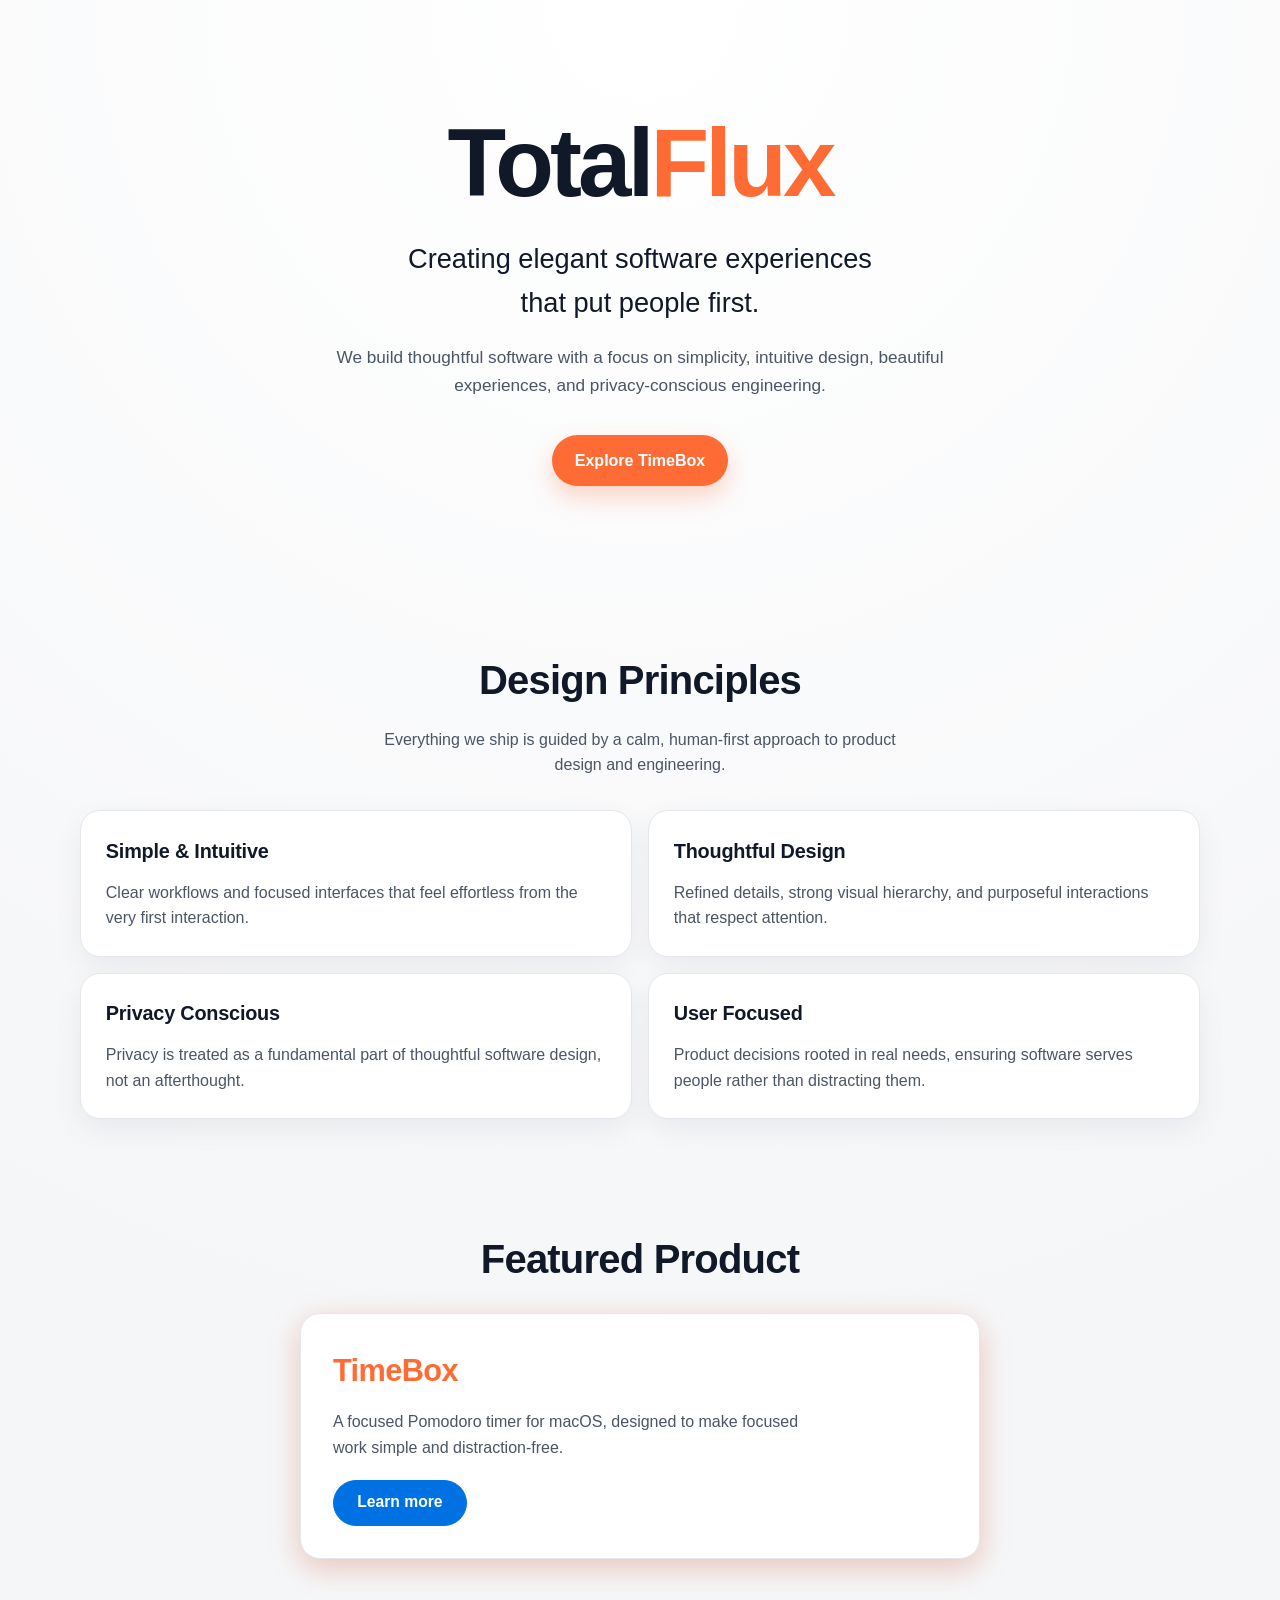
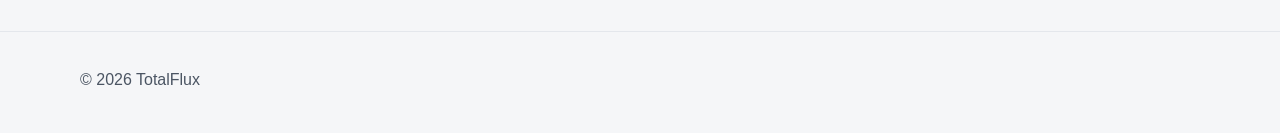
<file: index.html>
<!doctype html>
<html lang="en">
  <head>
    <meta charset="utf-8" />
    <meta name="viewport" content="width=device-width, initial-scale=1" />
    <title>TotalFlux | Elegant Software Studio</title>
    <meta
      name="description"
      content="TotalFlux builds thoughtful software with simplicity, intuitive design, beautiful experiences, and privacy-conscious engineering."
    />
    <link rel="icon" href="./favicon.ico" />
    <link rel="stylesheet" href="assets/style.css" />
  </head>
  <body class="home-page">
    <div class="page-shell">
      <header class="hero">
        <div class="container">
          <div class="hero-content hero-content--centered">
            <h1 class="hero-title">Total<span class="home-flux">Flux</span></h1>
            <p class="hero-tagline">
              Creating elegant software experiences that put people first.
            </p>
            <p class="hero-description">
              We build thoughtful software with a focus on simplicity, intuitive design,
              beautiful experiences, and privacy-conscious engineering.
            </p>
            <a class="button-primary" href="timebox/index.html">Explore TimeBox</a>
          </div>
        </div>
      </header>

      <main>
        <section class="section">
          <div class="container">
            <div class="section-heading section-heading--centered">
              <h2>Design Principles</h2>
              <p>
                Everything we ship is guided by a calm, human-first approach to product
                design and engineering.
              </p>
            </div>
            <div class="principles-grid">
              <article class="principle-card">
                <h3>Simple &amp; Intuitive</h3>
                <p>
                  Clear workflows and focused interfaces that feel effortless from the
                  very first interaction.
                </p>
              </article>
              <article class="principle-card">
                <h3>Thoughtful Design</h3>
                <p>
                  Refined details, strong visual hierarchy, and purposeful interactions
                  that respect attention.
                </p>
              </article>
              <article class="principle-card">
                <h3>Privacy Conscious</h3>
                <p>
                  Privacy is treated as a fundamental part of thoughtful software design,
                  not an afterthought.
                </p>
              </article>
              <article class="principle-card">
                <h3>User Focused</h3>
                <p>
                  Product decisions rooted in real needs, ensuring software serves people
                  rather than distracting them.
                </p>
              </article>
            </div>
          </div>
        </section>

        <section class="section section-products">
          <div class="container">
            <div class="section-heading section-heading--centered">
              <h2>Featured Product</h2>
            </div>
            <div class="products-layout">
              <article class="product-card">
                <h3>TimeBox</h3>
                <p>
                  A focused Pomodoro timer for macOS, designed to
                  make focused work simple and distraction-free.
                </p>
                <a class="product-link" href="timebox/index.html">Learn more</a>
              </article>
            </div>
          </div>
        </section>
      </main>

      <footer class="site-footer">
        <div class="container">
          <p>&copy; 2026 TotalFlux</p>
        </div>
      </footer>
    </div>
  </body>
</html>
</file>
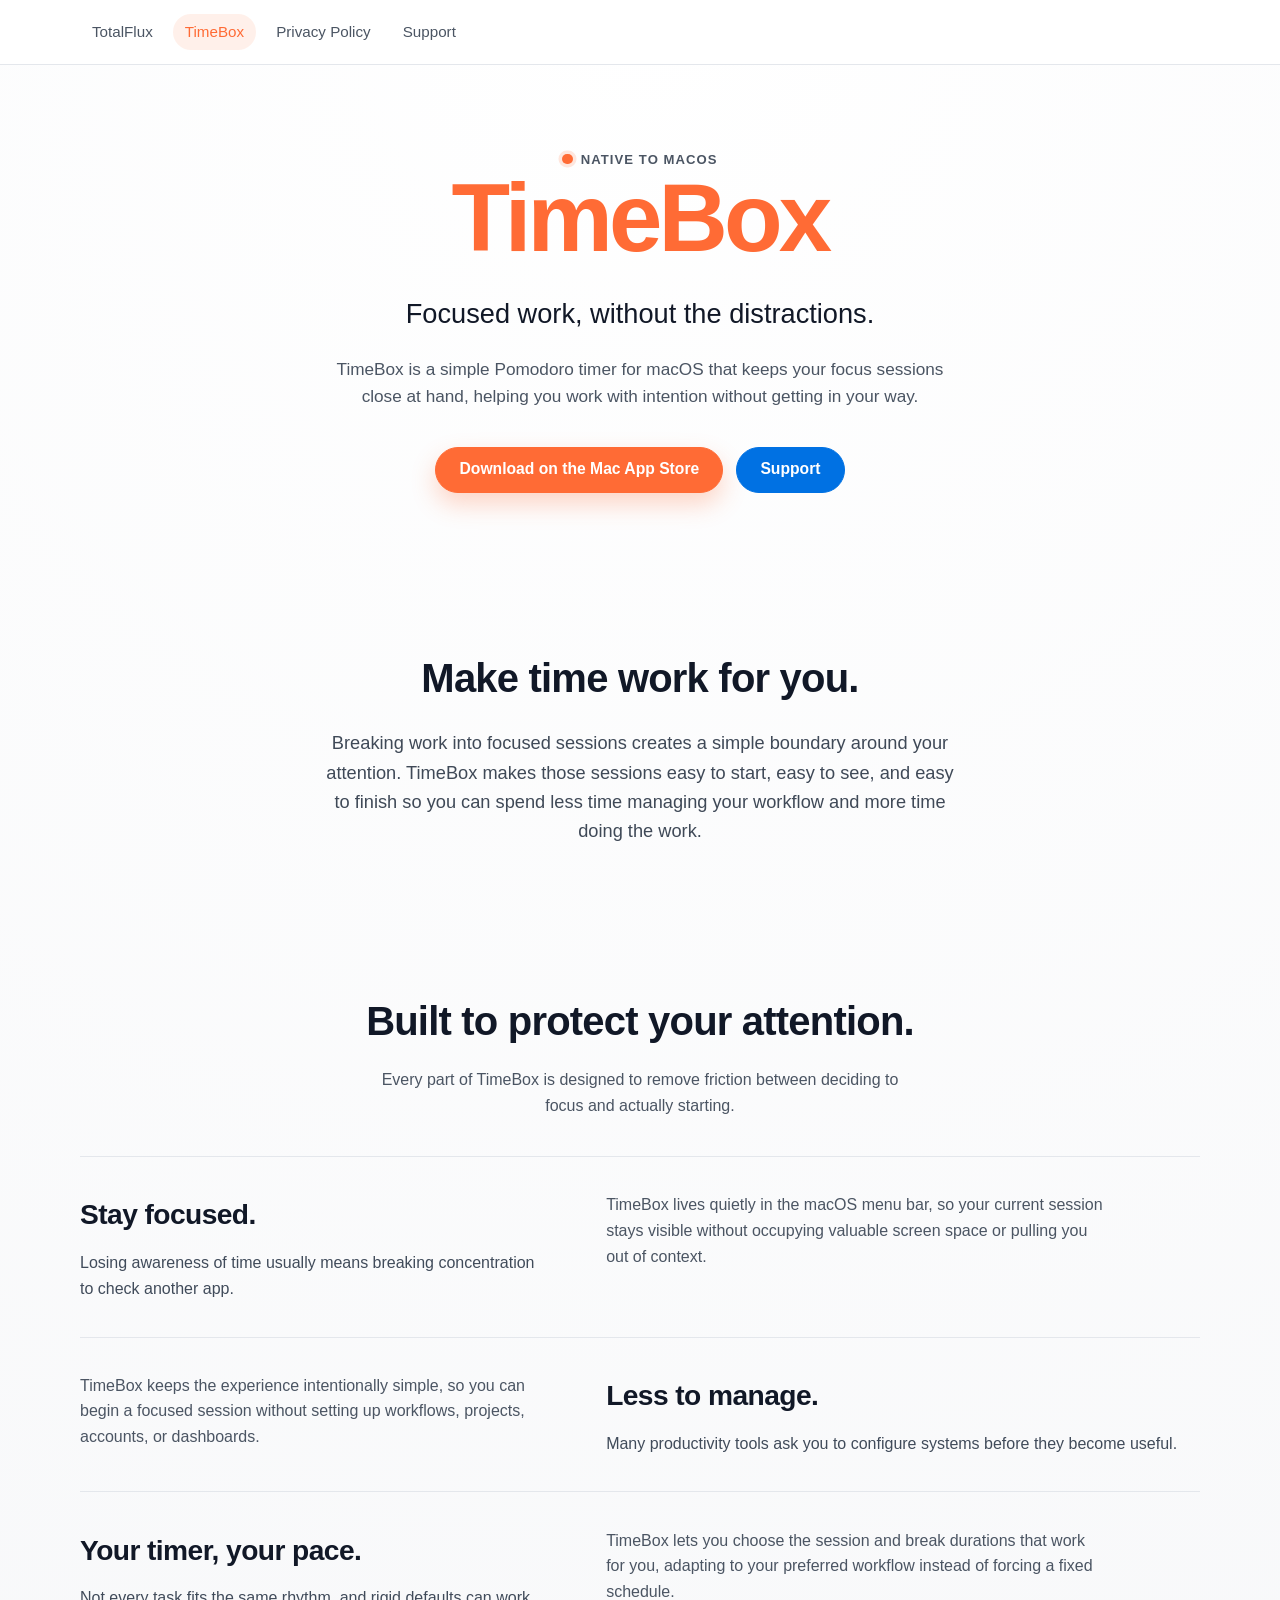
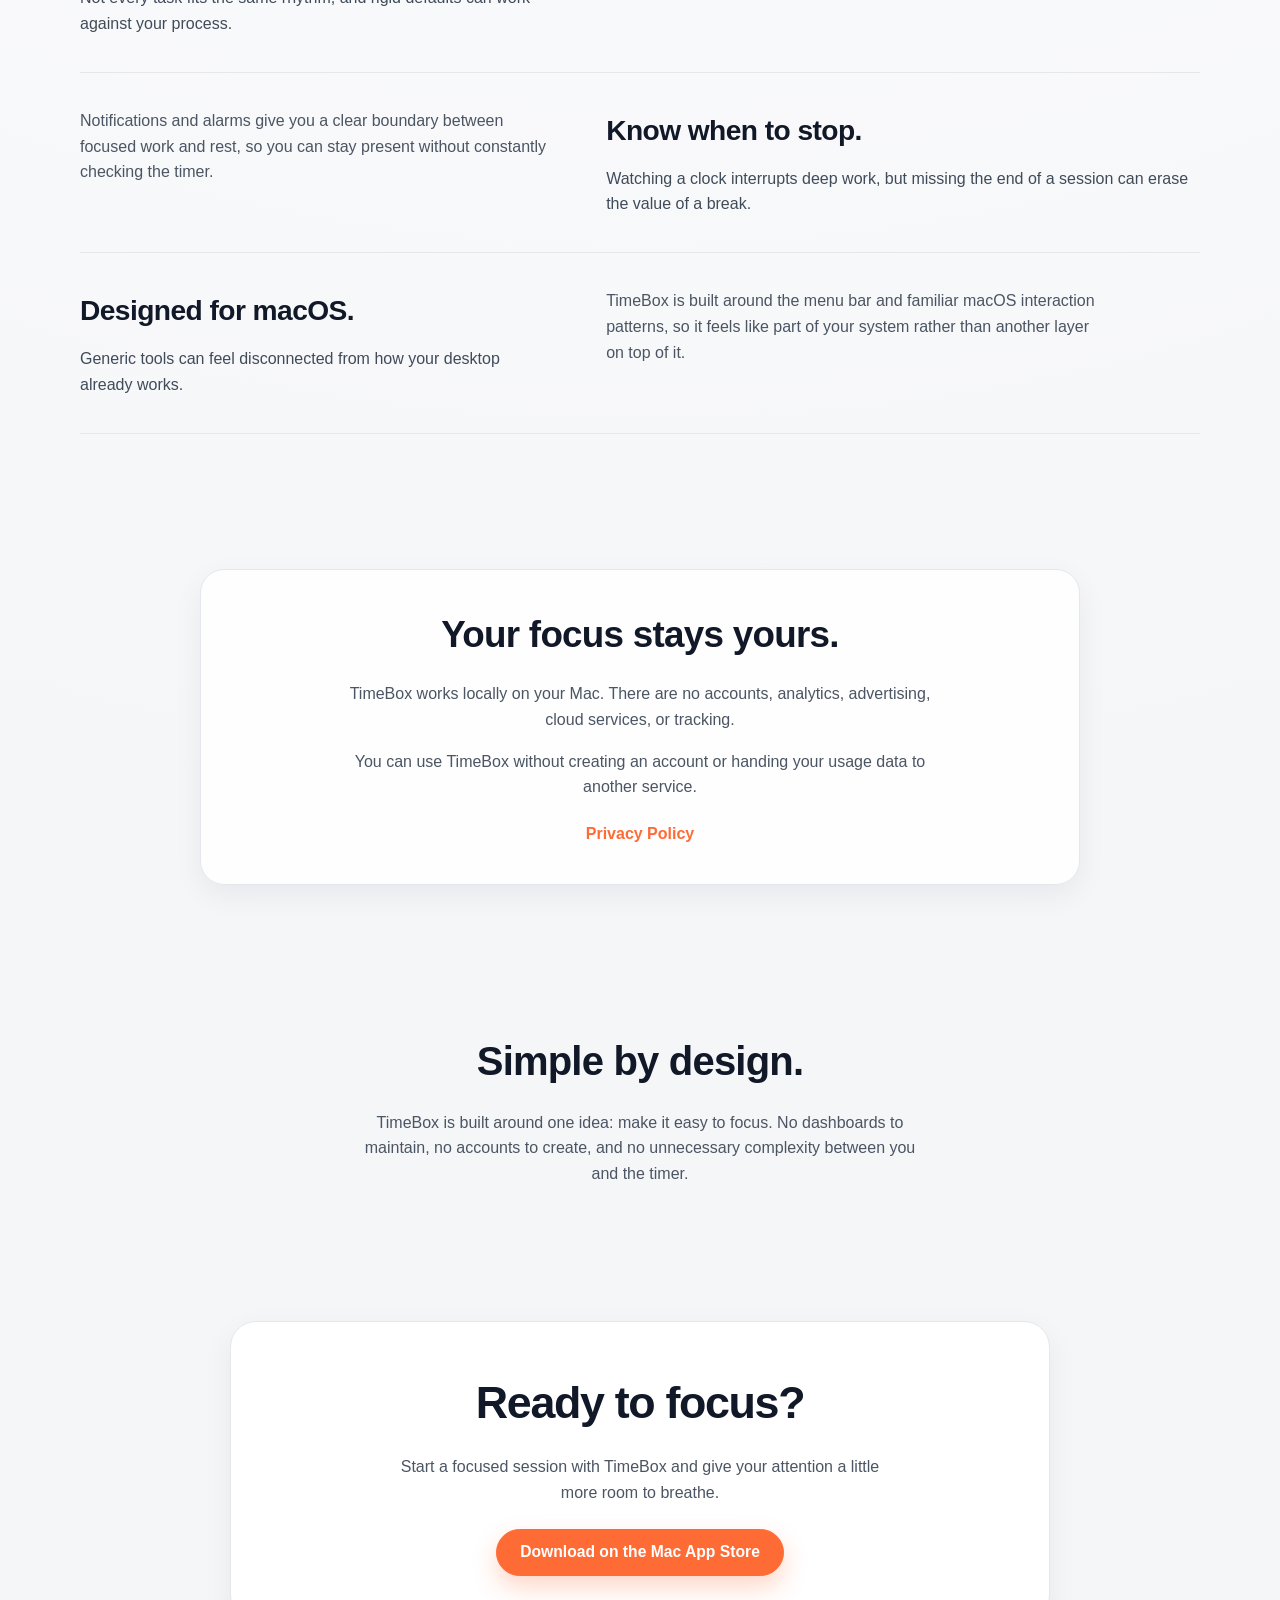
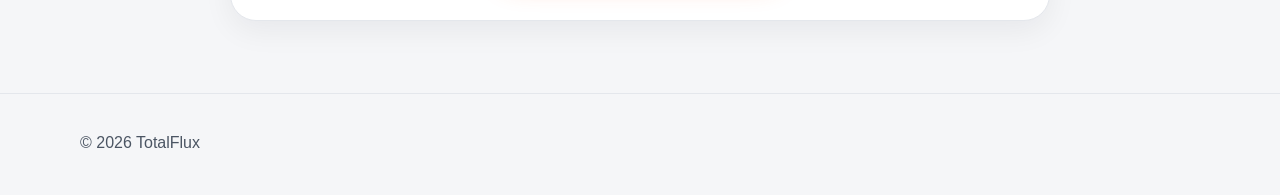
<file: timebox/index.html>
<!doctype html>
<html lang="en">
  <head>
    <meta charset="utf-8" />
    <meta name="viewport" content="width=device-width, initial-scale=1" />
    <title>TimeBox | Focused Work for macOS | TotalFlux</title>
    <meta
      name="description"
      content="TimeBox is a simple Pomodoro timer for macOS that helps you create focused work sessions and intentional breaks without extra complexity."
    />
    <link rel="icon" href="../favicon.ico" />
    <link rel="stylesheet" href="../assets/style.css" />
    <link rel="stylesheet" href="../assets/timebox.css" />
  </head>
  <body class="timebox-page">
    <div class="page-shell">
      <header class="timebox-header">
        <div class="container">
          <nav class="timebox-nav" aria-label="Primary">
            <ul class="timebox-nav-list">
              <li><a class="timebox-nav-link" href="../index.html">TotalFlux</a></li>
              <li>
                <a class="timebox-nav-link" href="index.html" aria-current="page">TimeBox</a>
              </li>
              <li>
                <a class="timebox-nav-link" href="privacy/index.html">Privacy Policy</a>
              </li>
              <li>
                <a class="timebox-nav-link" href="support/index.html">Support</a>
              </li>
            </ul>
          </nav>
        </div>
      </header>

      <main>
        <section class="hero timebox-hero" aria-labelledby="timebox-hero-title">
          <div class="container">
            <div class="hero-content timebox-hero-content hero-content--centered">
              <p class="timebox-kicker">Native to macOS</p>
              <h1 class="hero-title" id="timebox-hero-title">
                <span class="timebox-wordmark">TimeBox</span>
              </h1>
              <p class="hero-tagline">Focused work, without the distractions.</p>
              <p class="hero-description">
                TimeBox is a simple Pomodoro timer for macOS that keeps your focus sessions
                close at hand, helping you work with intention without getting in your way.
              </p>
              <div class="timebox-cta-row">
                <a class="button-primary timebox-button timebox-button--primary" href="https://apps.apple.com/app/id6805287426" target="_blank" rel="noopener">
                  Download on the Mac App Store
                </a>
                <a class="timebox-button timebox-button--secondary" href="support/index.html">
                  Support
                </a>
              </div>
            </div>
          </div>
        </section>

        <section class="section timebox-core-idea" aria-labelledby="core-idea-title">
          <div class="container">
            <div class="section-heading section-heading--centered">
              <h2 id="core-idea-title">Make time work for you.</h2>
              <p>
                Breaking work into focused sessions creates a simple boundary around your
                attention. TimeBox makes those sessions easy to start, easy to see, and easy
                to finish so you can spend less time managing your workflow and more time
                doing the work.
              </p>
            </div>
          </div>
        </section>

        <section class="section timebox-value" aria-labelledby="timebox-value-title">
          <div class="container">
            <div class="section-heading section-heading--centered">
              <h2 id="timebox-value-title">Built to protect your attention.</h2>
              <p>
                Every part of TimeBox is designed to remove friction between deciding to focus
                and actually starting.
              </p>
            </div>

            <div class="timebox-value-rows">
              <article class="timebox-value-row">
                <div class="timebox-value-intro">
                  <h3>Stay focused.</h3>
                  <p>
                    Losing awareness of time usually means breaking concentration to check
                    another app.
                  </p>
                </div>
                <p class="timebox-value-solution">
                  TimeBox lives quietly in the macOS menu bar, so your current session stays
                  visible without occupying valuable screen space or pulling you out of context.
                </p>
              </article>

              <article class="timebox-value-row">
                <div class="timebox-value-intro">
                  <h3>Less to manage.</h3>
                  <p>
                    Many productivity tools ask you to configure systems before they become
                    useful.
                  </p>
                </div>
                <p class="timebox-value-solution">
                  TimeBox keeps the experience intentionally simple, so you can begin a focused
                  session without setting up workflows, projects, accounts, or dashboards.
                </p>
              </article>

              <article class="timebox-value-row">
                <div class="timebox-value-intro">
                  <h3>Your timer, your pace.</h3>
                  <p>
                    Not every task fits the same rhythm, and rigid defaults can work against
                    your process.
                  </p>
                </div>
                <p class="timebox-value-solution">
                  TimeBox lets you choose the session and break durations that work for you,
                  adapting to your preferred workflow instead of forcing a fixed schedule.
                </p>
              </article>

              <article class="timebox-value-row">
                <div class="timebox-value-intro">
                  <h3>Know when to stop.</h3>
                  <p>
                    Watching a clock interrupts deep work, but missing the end of a session can
                    erase the value of a break.
                  </p>
                </div>
                <p class="timebox-value-solution">
                  Notifications and alarms give you a clear boundary between focused work and
                  rest, so you can stay present without constantly checking the timer.
                </p>
              </article>

              <article class="timebox-value-row">
                <div class="timebox-value-intro">
                  <h3>Designed for macOS.</h3>
                  <p>
                    Generic tools can feel disconnected from how your desktop already works.
                  </p>
                </div>
                <p class="timebox-value-solution">
                  TimeBox is built around the menu bar and familiar macOS interaction patterns,
                  so it feels like part of your system rather than another layer on top of it.
                </p>
              </article>
            </div>
          </div>
        </section>

        <section class="section timebox-privacy" aria-labelledby="timebox-privacy-title">
          <div class="container">
            <div class="timebox-privacy-panel">
              <h2 id="timebox-privacy-title">Your focus stays yours.</h2>
              <p>
                TimeBox works locally on your Mac. There are no accounts, analytics,
                advertising, cloud services, or tracking.
              </p>
              <p>
                You can use TimeBox without creating an account or handing your usage data to
                another service.
              </p>
              <a class="product-link timebox-privacy-link" href="privacy/index.html">
                Privacy Policy
              </a>
            </div>
          </div>
        </section>

        <section class="section timebox-simplicity" aria-labelledby="timebox-simplicity-title">
          <div class="container">
            <div class="section-heading section-heading--centered">
              <h2 id="timebox-simplicity-title">Simple by design.</h2>
              <p>
                TimeBox is built around one idea: make it easy to focus. No dashboards to
                maintain, no accounts to create, and no unnecessary complexity between you and
                the timer.
              </p>
            </div>
          </div>
        </section>

        <section class="section timebox-final-cta" aria-labelledby="timebox-final-cta-title">
          <div class="container">
            <div class="timebox-final-cta-panel">
              <h2 id="timebox-final-cta-title">Ready to focus?</h2>
              <p>
                Start a focused session with TimeBox and give your attention a little more room
                to breathe.
              </p>
              <a class="button-primary timebox-button timebox-button--primary" href="https://apps.apple.com/app/id6805287426" target="_blank" rel="noopener">
                Download on the Mac App Store
              </a>
            </div>
          </div>
        </section>
      </main>

      <footer class="site-footer">
        <div class="container">
          <p>&copy; 2026 TotalFlux</p>
        </div>
      </footer>
    </div>
  </body>
</html>
</file>
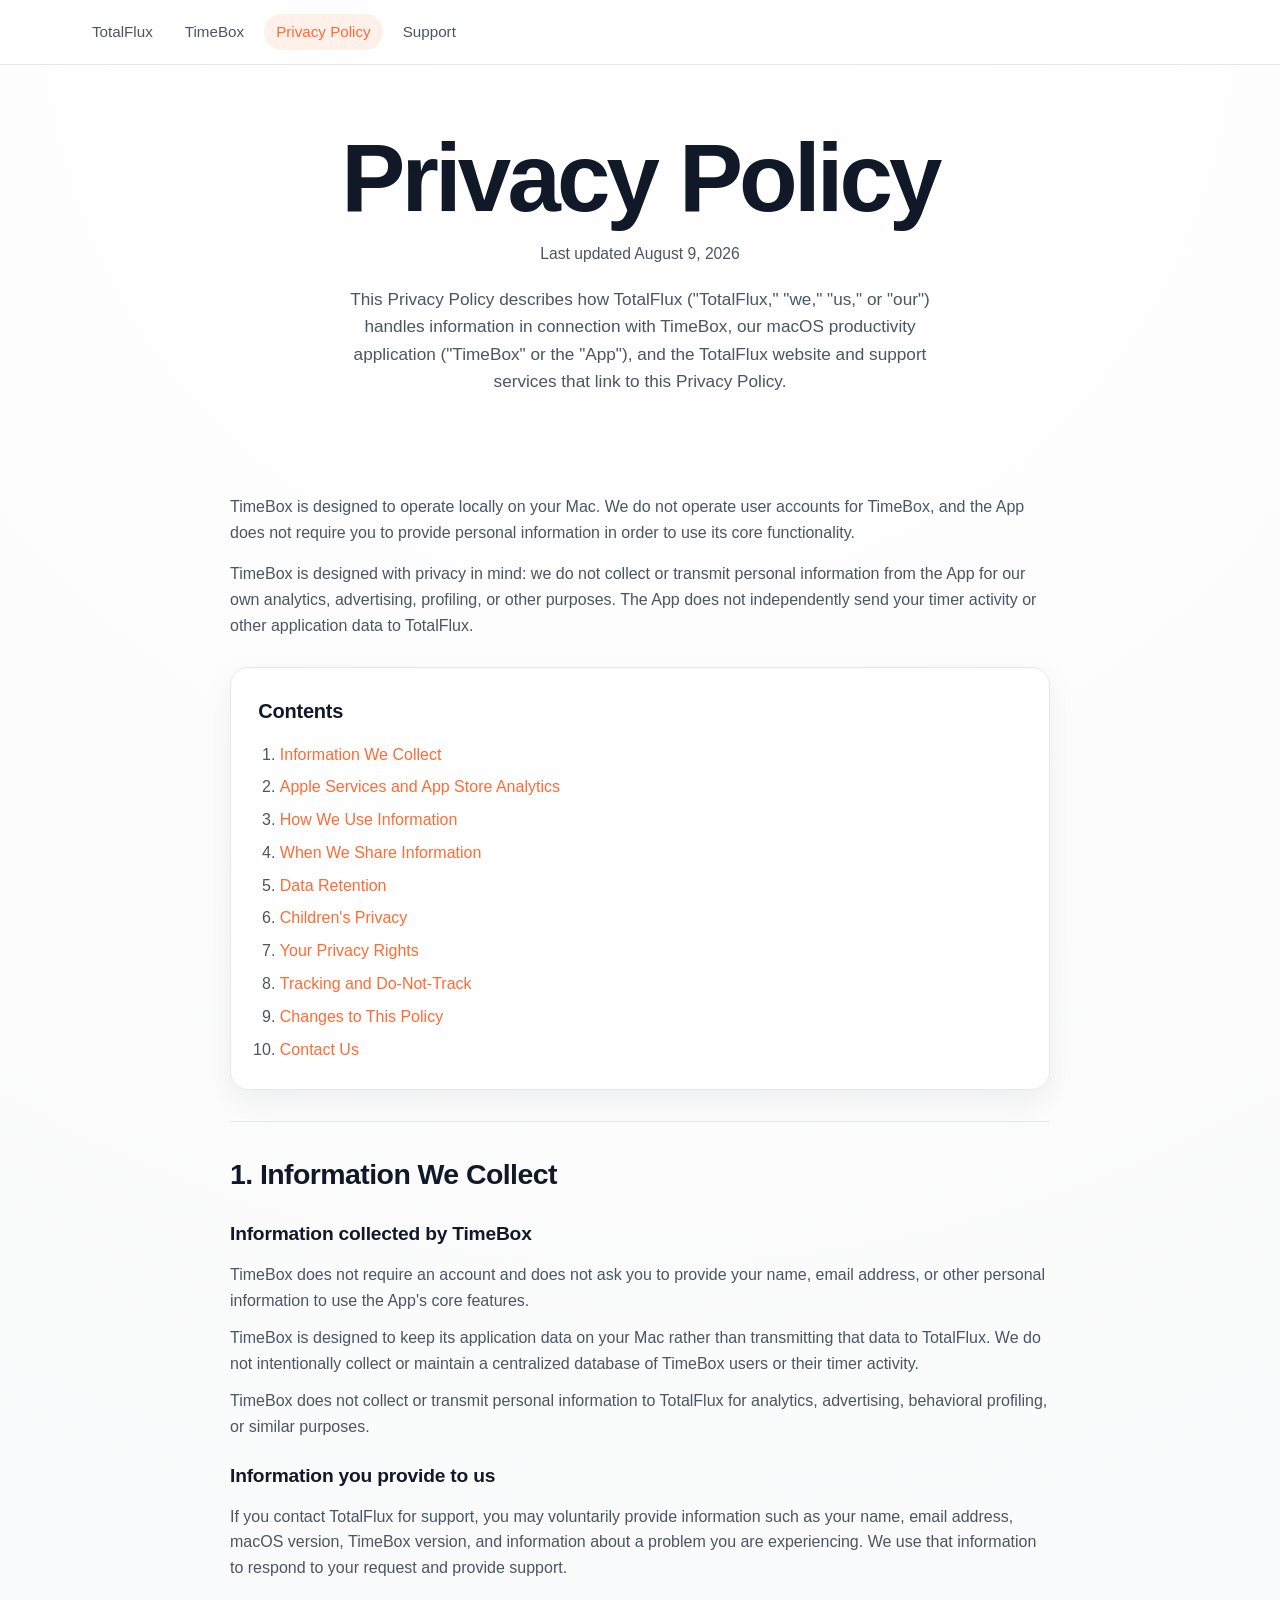
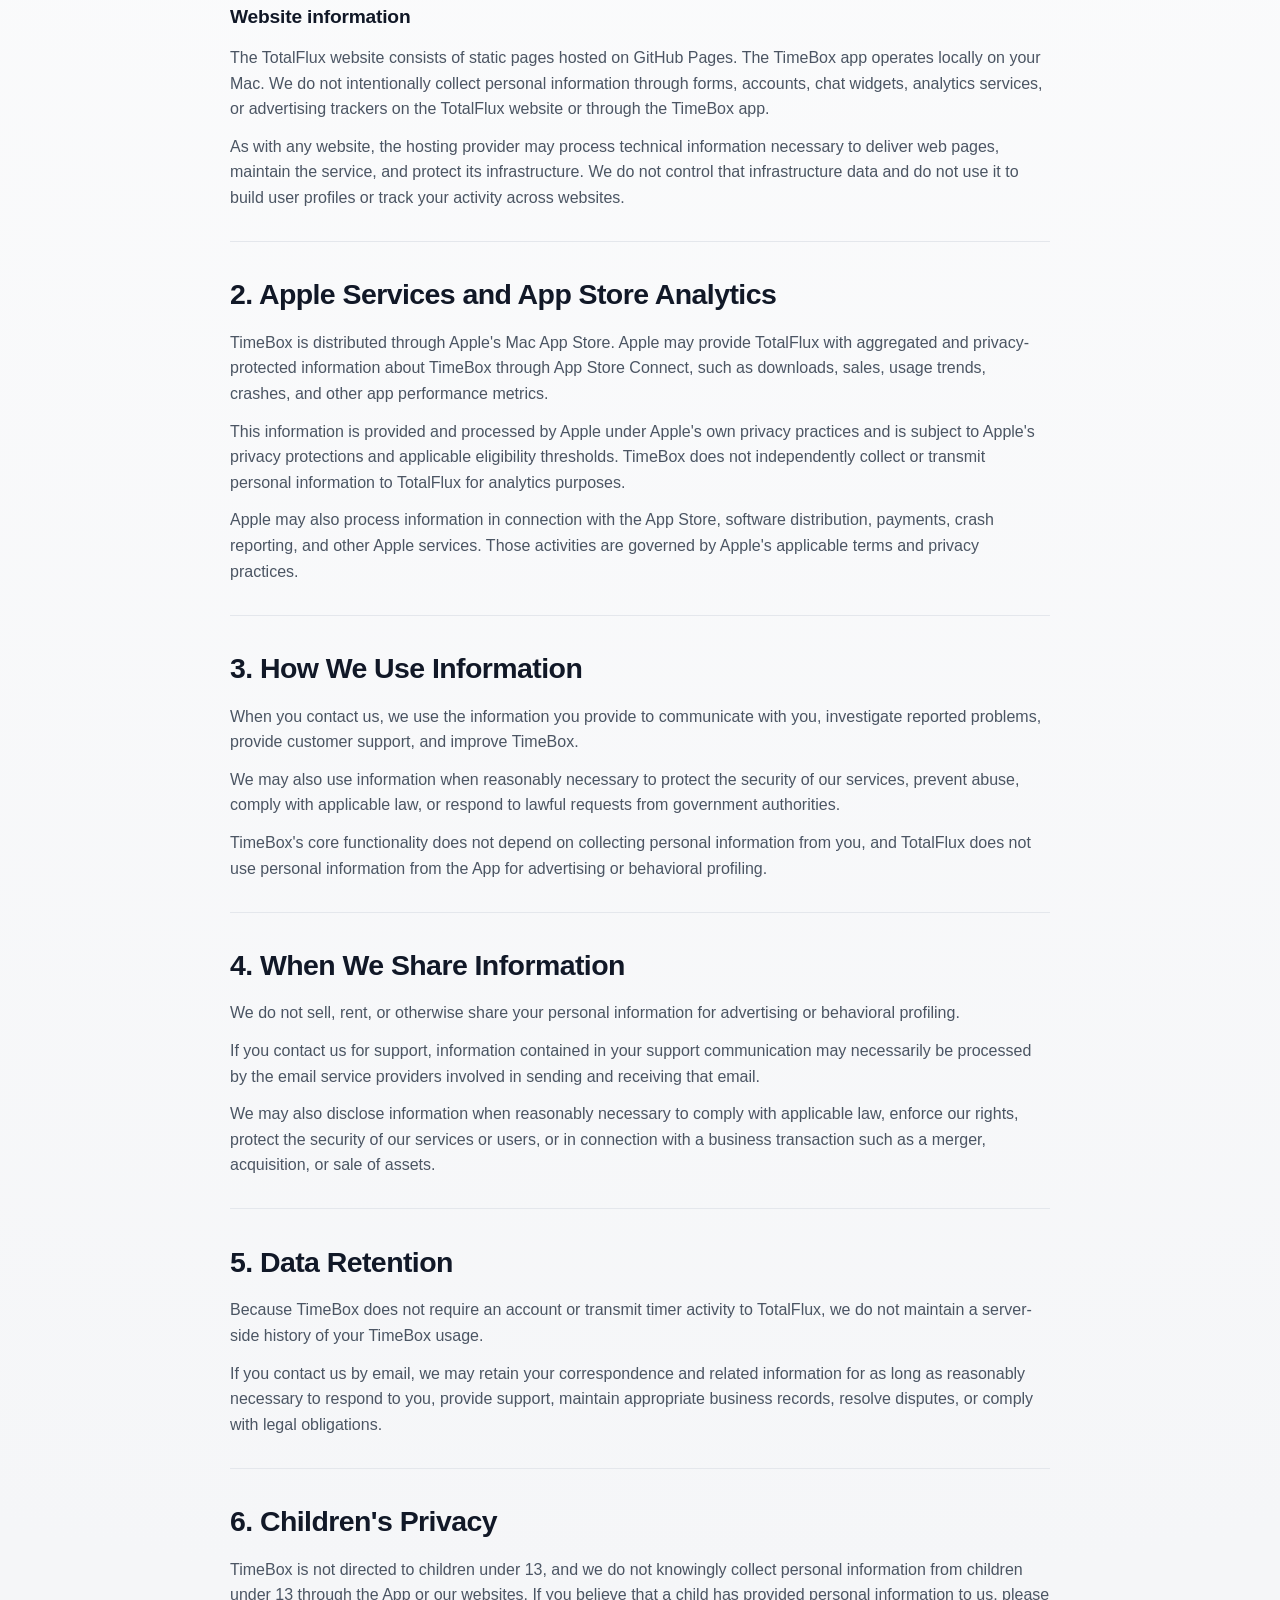
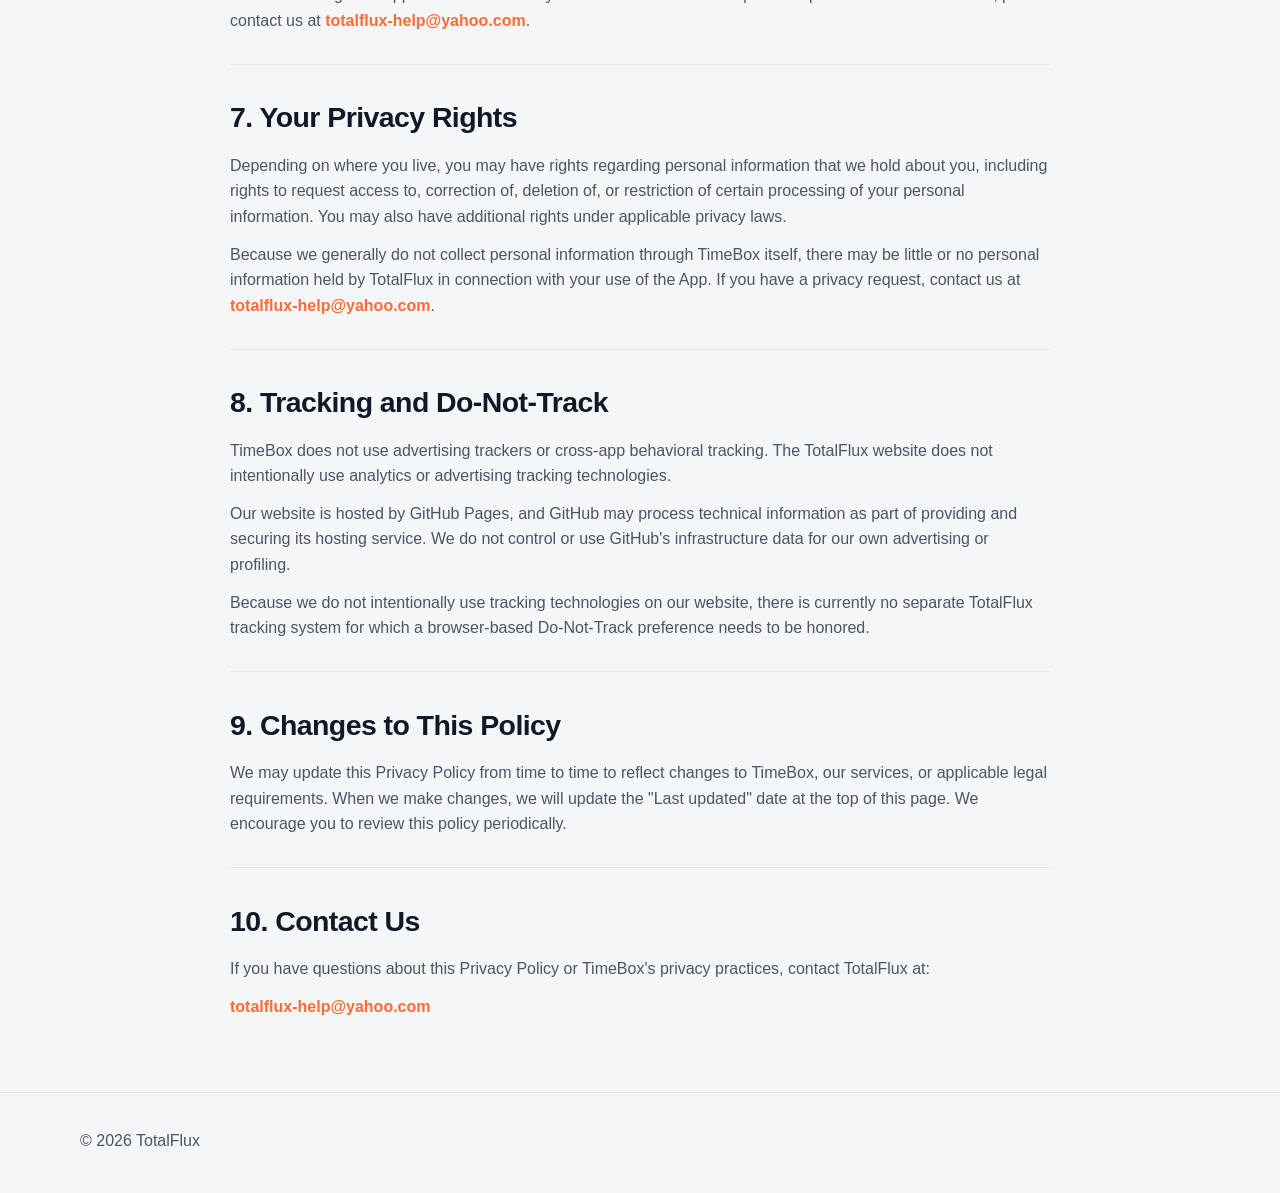
<file: timebox/privacy/index.html>
<!doctype html>
<html lang="en">
  <head>
    <meta charset="utf-8" />
    <meta name="viewport" content="width=device-width, initial-scale=1" />
    <title>TimeBox Privacy Policy — TotalFlux</title>
    <meta
      name="description"
      content="Read the official TimeBox Privacy Policy from TotalFlux."
    />
    <link rel="icon" href="../../favicon.ico" />
    <link rel="stylesheet" href="../../assets/style.css" />
    <link rel="stylesheet" href="../../assets/timebox.css" />
  </head>
  <body class="timebox-page timebox-privacy-page">
    <div class="page-shell">
      <header class="timebox-header">
        <div class="container">
          <nav class="timebox-nav" aria-label="Primary">
            <ul class="timebox-nav-list">
              <li><a class="timebox-nav-link" href="../../index.html">TotalFlux</a></li>
              <li><a class="timebox-nav-link" href="../index.html">TimeBox</a></li>
              <li>
                <a class="timebox-nav-link" href="./index.html" aria-current="page">
                  Privacy Policy
                </a>
              </li>
              <li><a class="timebox-nav-link" href="../support/index.html">Support</a></li>
            </ul>
          </nav>
        </div>
      </header>

      <main>
        <section class="hero timebox-hero timebox-privacy-hero" aria-labelledby="privacy-hero-title">
          <div class="container">
            <div class="hero-content timebox-hero-content hero-content--centered">
              <h1 class="hero-title" id="privacy-hero-title">Privacy Policy</h1>
              <p class="timebox-privacy-last-updated">Last updated August 9, 2026</p>
              <p class="hero-description">
                This Privacy Policy describes how TotalFlux ("TotalFlux," "we," "us," or "our")
                handles information in connection with TimeBox, our macOS productivity
                application ("TimeBox" or the "App"), and the TotalFlux website and support
                services that link to this Privacy Policy.
              </p>
            </div>
          </div>
        </section>

        <section class="section timebox-privacy-content">
          <div class="container">
            <article class="timebox-privacy-article">
              <p>
                TimeBox is designed to operate locally on your Mac. We do not operate user
                accounts for TimeBox, and the App does not require you to provide personal
                information in order to use its core functionality.
              </p>
              <p>
                TimeBox is designed with privacy in mind: we do not collect or transmit personal
                information from the App for our own analytics, advertising, profiling, or other
                purposes. The App does not independently send your timer activity or other
                application data to TotalFlux.
              </p>

              <nav class="timebox-privacy-toc" aria-label="Privacy policy contents">
                <h2>Contents</h2>
                <ol>
                  <li><a href="#information">Information We Collect</a></li>
                  <li><a href="#apple">Apple Services and App Store Analytics</a></li>
                  <li><a href="#use">How We Use Information</a></li>
                  <li><a href="#sharing">When We Share Information</a></li>
                  <li><a href="#retention">Data Retention</a></li>
                  <li><a href="#children">Children's Privacy</a></li>
                  <li><a href="#rights">Your Privacy Rights</a></li>
                  <li><a href="#tracking">Tracking and Do-Not-Track</a></li>
                  <li><a href="#updates">Changes to This Policy</a></li>
                  <li><a href="#contact">Contact Us</a></li>
                </ol>
              </nav>

              <section class="timebox-policy-section" id="information">
                <h2>1. Information We Collect</h2>
                <h3>Information collected by TimeBox</h3>
                <p>
                  TimeBox does not require an account and does not ask you to provide your name,
                  email address, or other personal information to use the App's core features.
                </p>
                <p>
                  TimeBox is designed to keep its application data on your Mac rather than
                  transmitting that data to TotalFlux. We do not intentionally collect or maintain
                  a centralized database of TimeBox users or their timer activity.
                </p>
                <p>
                  TimeBox does not collect or transmit personal information to TotalFlux for
                  analytics, advertising, behavioral profiling, or similar purposes.
                </p>

                <h3>Information you provide to us</h3>
                <p>
                  If you contact TotalFlux for support, you may voluntarily provide information
                  such as your name, email address, macOS version, TimeBox version, and
                  information about a problem you are experiencing. We use that information to
                  respond to your request and provide support.
                </p>

                <h3>Website information</h3>
                <p>
                  The TotalFlux website consists of static pages hosted on GitHub Pages.
                  The TimeBox app operates locally on your Mac. We do not intentionally
                  collect personal information through forms, accounts, chat widgets,
                  analytics services, or advertising trackers on the TotalFlux website
                  or through the TimeBox app.
                </p>
                <p>
                  As with any website, the hosting provider may process technical information
                  necessary to deliver web pages, maintain the service, and protect its
                  infrastructure. We do not control that infrastructure data and do not use it to
                  build user profiles or track your activity across websites.
                </p>
              </section>

              <section class="timebox-policy-section" id="apple">
                <h2>2. Apple Services and App Store Analytics</h2>
                <p>
                  TimeBox is distributed through Apple's Mac App Store. Apple may provide
                  TotalFlux with aggregated and privacy-protected information about TimeBox through
                  App Store Connect, such as downloads, sales, usage trends, crashes, and other
                  app performance metrics.
                </p>
                <p>
                  This information is provided and processed by Apple under Apple's own privacy
                  practices and is subject to Apple's privacy protections and applicable
                  eligibility thresholds. TimeBox does not independently collect or transmit
                  personal information to TotalFlux for analytics purposes.
                </p>
                <p>
                  Apple may also process information in connection with the App Store, software
                  distribution, payments, crash reporting, and other Apple services. Those
                  activities are governed by Apple's applicable terms and privacy practices.
                </p>
              </section>

              <section class="timebox-policy-section" id="use">
                <h2>3. How We Use Information</h2>
                <p>
                  When you contact us, we use the information you provide to communicate with you,
                  investigate reported problems, provide customer support, and improve TimeBox.
                </p>
                <p>
                  We may also use information when reasonably necessary to protect the security of
                  our services, prevent abuse, comply with applicable law, or respond to lawful
                  requests from government authorities.
                </p>
                <p>
                  TimeBox's core functionality does not depend on collecting personal information
                  from you, and TotalFlux does not use personal information from the App for
                  advertising or behavioral profiling.
                </p>
              </section>

              <section class="timebox-policy-section" id="sharing">
                <h2>4. When We Share Information</h2>
                <p>
                  We do not sell, rent, or otherwise share your personal information for
                  advertising or behavioral profiling.
                </p>
                <p>
                  If you contact us for support, information contained in your support
                  communication may necessarily be processed by the email service providers
                  involved in sending and receiving that email.
                </p>
                <p>
                  We may also disclose information when reasonably necessary to comply with
                  applicable law, enforce our rights, protect the security of our services or
                  users, or in connection with a business transaction such as a merger,
                  acquisition, or sale of assets.
                </p>
              </section>

              <section class="timebox-policy-section" id="retention">
                <h2>5. Data Retention</h2>
                <p>
                  Because TimeBox does not require an account or transmit timer activity to
                  TotalFlux, we do not maintain a server-side history of your TimeBox usage.
                </p>
                <p>
                  If you contact us by email, we may retain your correspondence and related
                  information for as long as reasonably necessary to respond to you, provide
                  support, maintain appropriate business records, resolve disputes, or comply with
                  legal obligations.
                </p>
              </section>

              <section class="timebox-policy-section" id="children">
                <h2>6. Children's Privacy</h2>
                <p>
                  TimeBox is not directed to children under 13, and we do not knowingly collect
                  personal information from children under 13 through the App or our websites. If
                  you believe that a child has provided personal information to us, please contact
                  us at
                  <a class="timebox-privacy-inline-link" href="mailto:totalflux-help@yahoo.com">totalflux-help@yahoo.com</a>.
                </p>
              </section>

              <section class="timebox-policy-section" id="rights">
                <h2>7. Your Privacy Rights</h2>
                <p>
                  Depending on where you live, you may have rights regarding personal information
                  that we hold about you, including rights to request access to, correction of,
                  deletion of, or restriction of certain processing of your personal information.
                  You may also have additional rights under applicable privacy laws.
                </p>
                <p>
                  Because we generally do not collect personal information through TimeBox itself,
                  there may be little or no personal information held by TotalFlux in connection
                  with your use of the App. If you have a privacy request, contact us at
                  <a class="timebox-privacy-inline-link" href="mailto:totalflux-help@yahoo.com">totalflux-help@yahoo.com</a>.
                </p>
              </section>

              <section class="timebox-policy-section" id="tracking">
                <h2>8. Tracking and Do-Not-Track</h2>
                <p>
                  TimeBox does not use advertising trackers or cross-app behavioral tracking. The
                  TotalFlux website does not intentionally use analytics or advertising
                  tracking technologies.
                </p>
                <p>
                  Our website is hosted by GitHub Pages, and GitHub may process technical
                  information as part of providing and securing its hosting service. We do not
                  control or use GitHub's infrastructure data for our own advertising or profiling.
                </p>
                <p>
                  Because we do not intentionally use tracking technologies on our website, there
                  is currently no separate TotalFlux tracking system for which a browser-based
                  Do-Not-Track preference needs to be honored.
                </p>
              </section>

              <section class="timebox-policy-section" id="updates">
                <h2>9. Changes to This Policy</h2>
                <p>
                  We may update this Privacy Policy from time to time to reflect changes to
                  TimeBox, our services, or applicable legal requirements. When we make changes, we
                  will update the "Last updated" date at the top of this page. We encourage you to
                  review this policy periodically.
                </p>
              </section>

              <section class="timebox-policy-section" id="contact">
                <h2>10. Contact Us</h2>
                <p>
                  If you have questions about this Privacy Policy or TimeBox's privacy practices,
                  contact TotalFlux at:
                </p>
                <p>
                  <a class="timebox-privacy-email-link" href="mailto:totalflux-help@yahoo.com">
                    totalflux-help@yahoo.com
                  </a>
                </p>
              </section>
            </article>
          </div>
        </section>
      </main>

      <footer class="site-footer">
        <div class="container">
          <p>&copy; 2026 TotalFlux</p>
        </div>
      </footer>
    </div>
  </body>
</html>
</file>
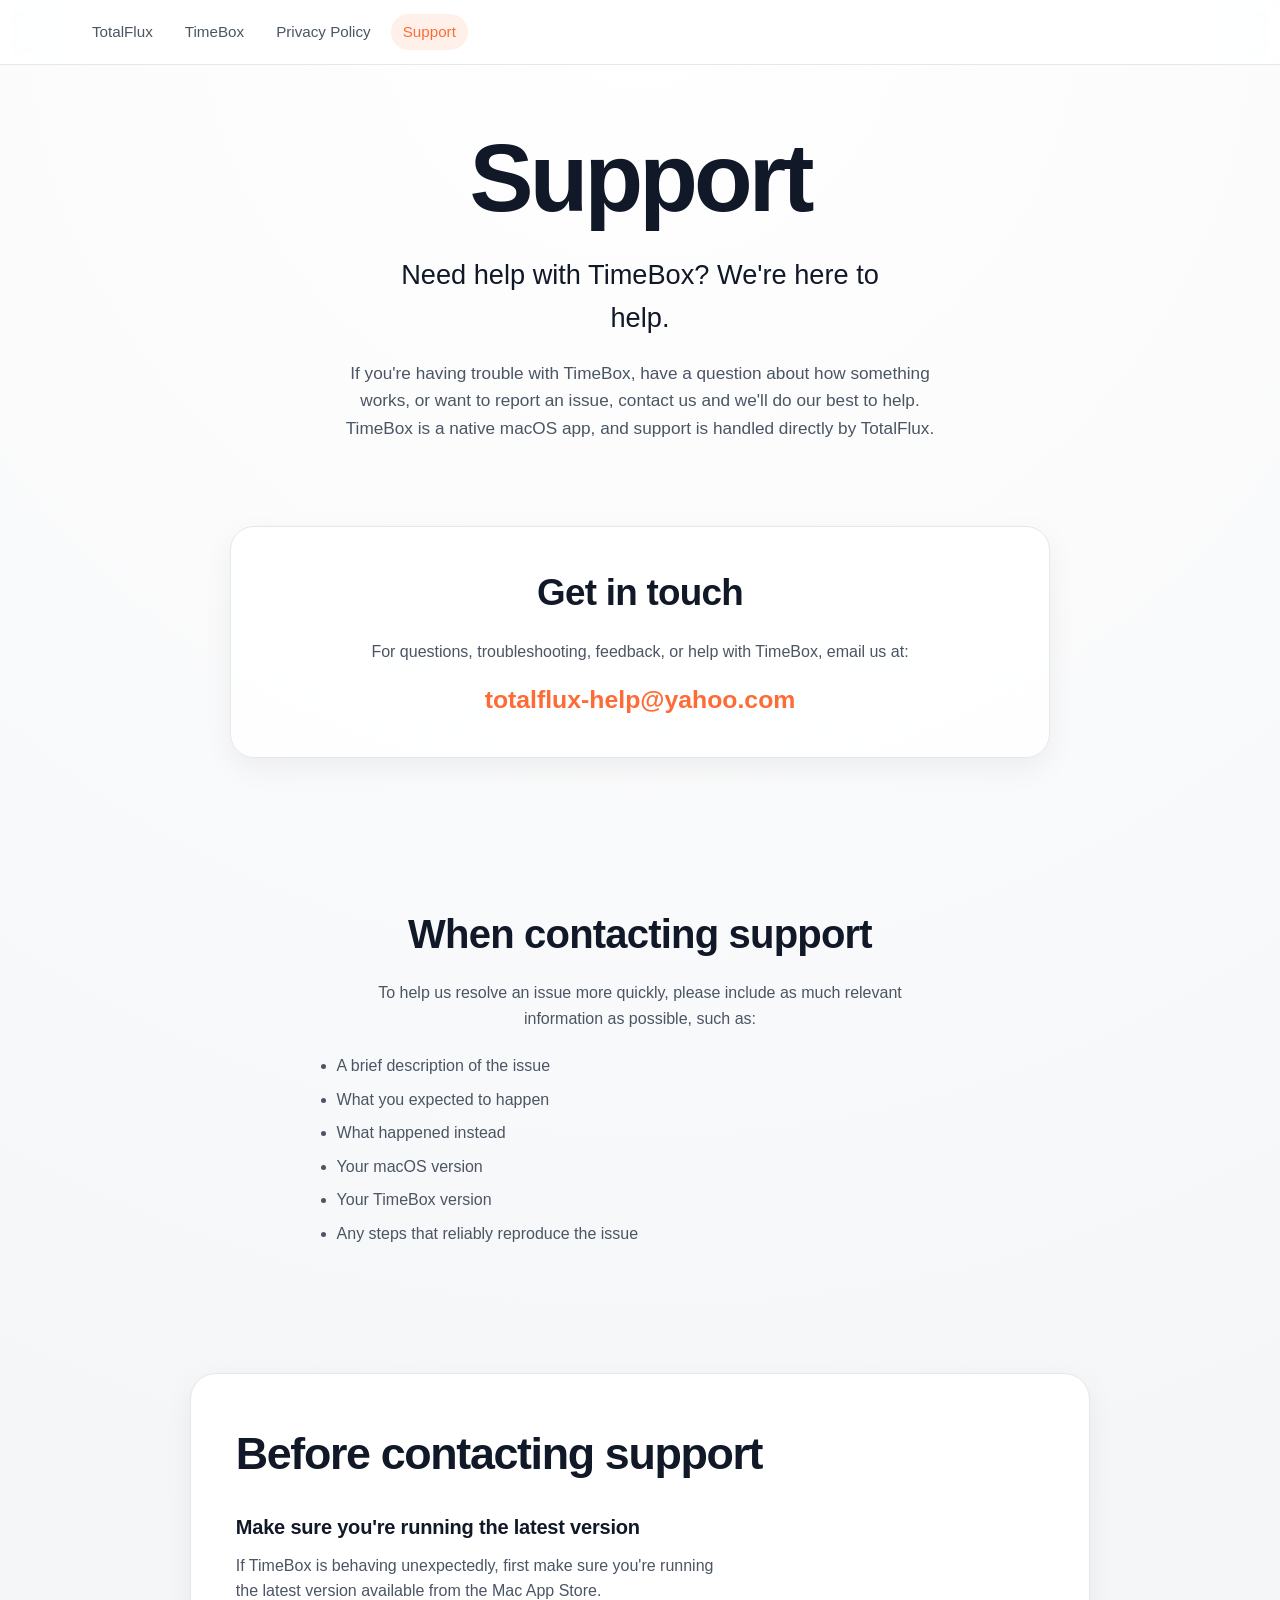
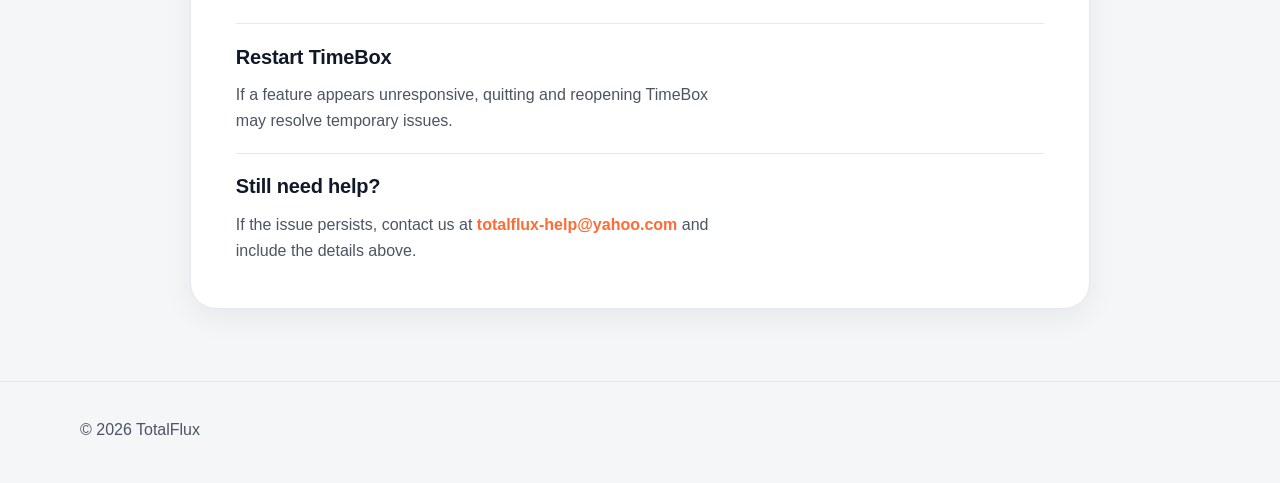
<file: timebox/support/index.html>
<!doctype html>
<html lang="en">
  <head>
    <meta charset="utf-8" />
    <meta name="viewport" content="width=device-width, initial-scale=1" />
    <title>TimeBox Support — TotalFlux</title>
    <meta
      name="description"
      content="Get help with TimeBox, the focused Pomodoro timer for macOS from TotalFlux."
    />
    <link rel="icon" href="../../favicon.ico" />
    <link rel="stylesheet" href="../../assets/style.css" />
    <link rel="stylesheet" href="../../assets/timebox.css" />
  </head>
  <body class="timebox-page timebox-support-page">
    <div class="page-shell">
      <header class="timebox-header">
        <div class="container">
          <nav class="timebox-nav" aria-label="Primary">
            <ul class="timebox-nav-list">
              <li><a class="timebox-nav-link" href="../../index.html">TotalFlux</a></li>
              <li><a class="timebox-nav-link" href="../index.html">TimeBox</a></li>
              <li><a class="timebox-nav-link" href="../privacy/index.html">Privacy Policy</a></li>
              <li><a class="timebox-nav-link" href="./index.html" aria-current="page">Support</a></li>
            </ul>
          </nav>
        </div>
      </header>

      <main>
        <section class="hero timebox-hero timebox-support-hero" aria-labelledby="support-hero-title">
          <div class="container">
            <div class="hero-content timebox-hero-content hero-content--centered">
              <h1 class="hero-title" id="support-hero-title">Support</h1>
              <p class="hero-tagline">Need help with TimeBox? We&apos;re here to help.</p>
              <p class="hero-description">
                If you&apos;re having trouble with TimeBox, have a question about how something
                works, or want to report an issue, contact us and we&apos;ll do our best to help.
                TimeBox is a native macOS app, and support is handled directly by TotalFlux.
              </p>
            </div>
          </div>
        </section>

        <section class="section timebox-support-contact" aria-labelledby="support-contact-title">
          <div class="container">
            <article class="timebox-privacy-panel timebox-support-card">
              <h2 id="support-contact-title">Get in touch</h2>
              <p>
                For questions, troubleshooting, feedback, or help with TimeBox, email us at:
              </p>
              <p class="timebox-support-email-wrap">
                <a class="product-link timebox-support-email-link" href="mailto:totalflux-help@yahoo.com">
                  totalflux-help@yahoo.com
                </a>
              </p>
            </article>
          </div>
        </section>

        <section class="section timebox-support-guidance" aria-labelledby="support-guidance-title">
          <div class="container">
            <div class="section-heading section-heading--centered">
              <h2 id="support-guidance-title">When contacting support</h2>
              <p>
                To help us resolve an issue more quickly, please include as much relevant
                information as possible, such as:
              </p>
            </div>
            <ul class="timebox-support-list">
              <li>A brief description of the issue</li>
              <li>What you expected to happen</li>
              <li>What happened instead</li>
              <li>Your macOS version</li>
              <li>Your TimeBox version</li>
              <li>Any steps that reliably reproduce the issue</li>
            </ul>
          </div>
        </section>

        <section class="section timebox-support-before" aria-labelledby="support-before-title">
          <div class="container">
            <div class="timebox-final-cta-panel timebox-support-before-panel">
              <h2 id="support-before-title">Before contacting support</h2>
              <div class="timebox-support-notes">
                <article>
                  <h3>Make sure you&apos;re running the latest version</h3>
                  <p>
                    If TimeBox is behaving unexpectedly, first make sure you&apos;re running the
                    latest version available from the Mac App Store.
                  </p>
                </article>
                <article>
                  <h3>Restart TimeBox</h3>
                  <p>
                    If a feature appears unresponsive, quitting and reopening TimeBox may
                    resolve temporary issues.
                  </p>
                </article>
                <article>
                  <h3>Still need help?</h3>
                  <p>
                    If the issue persists, contact us at
                    <a class="product-link timebox-support-inline-email" href="mailto:totalflux-help@yahoo.com">
                      totalflux-help@yahoo.com
                    </a>
                    and include the details above.
                  </p>
                </article>
              </div>
            </div>
          </div>
        </section>
      </main>

      <footer class="site-footer">
        <div class="container">
          <p>&copy; 2026 TotalFlux</p>
        </div>
      </footer>
    </div>
  </body>
</html>
</file>
<file: assets/style.css>
:root {
  --font-sans: -apple-system, BlinkMacSystemFont, "SF Pro Text", "SF Pro Display",
    "Segoe UI", Roboto, "Helvetica Neue", Arial, sans-serif;
  --color-background: #f5f6f8;
  --color-surface: #ffffff;
  --color-border: #e4e7ec;
  --color-text-primary: #111827;
  --color-text-secondary: #4b5563;
  --color-accent: #111111;
  --color-accent-hover: #2a2a2a;
  --color-action-blue: #0071E3;
  --color-action-blue-hover: #0068D7;
  --radius-card: 20px;
  --radius-button: 999px;
  --shadow-soft: 0 10px 30px rgba(17, 24, 39, 0.06);
  --shadow-hover: 0 18px 36px rgba(17, 24, 39, 0.1);
  --transition-base: 240ms ease;
  --max-content-width: 1120px;
}

*,
*::before,
*::after {
  box-sizing: border-box;
}

html,
body {
  margin: 0;
  padding: 0;
}

body {
  font-family: var(--font-sans);
  color: var(--color-text-primary);
  background: radial-gradient(circle at top, #ffffff 0%, var(--color-background) 72%);
  line-height: 1.6;
  text-rendering: optimizeLegibility;
  -webkit-font-smoothing: antialiased;
}

.page-shell {
  min-height: 100vh;
  display: flex;
  flex-direction: column;
}

.container {
  width: min(var(--max-content-width), calc(100% - 3rem));
  margin: 0 auto;
}

.hero {
  padding: clamp(5rem, 13vh, 9rem) 0 clamp(4rem, 10vh, 7rem);
}

.hero-content {
  max-width: 760px;
}

.hero-content--centered {
  margin: 0 auto;
  text-align: center;
}

.hero-content--centered .hero-tagline,
.hero-content--centered .hero-description {
  margin-inline: auto;
}

.hero-title {
  margin: 0;
  font-size: clamp(3.15rem, 8vw, 6rem);
  font-weight: 620;
  letter-spacing: -0.04em;
  line-height: 0.96;
}

.hero-tagline {
  margin: 1.75rem 0 0;
  font-size: clamp(1.2rem, 2.2vw, 1.7rem);
  color: var(--color-text-primary);
  max-width: 34ch;
}

.hero-description {
  margin: 1.25rem 0 0;
  max-width: 65ch;
  font-size: 1.075rem;
  color: var(--color-text-secondary);
}

.button-primary {
  margin-top: 2.25rem;
  display: inline-flex;
  align-items: center;
  justify-content: center;
  padding: 0.8rem 1.45rem;
  border-radius: var(--radius-button);
  background: var(--color-accent);
  color: #ffffff;
  text-decoration: none;
  font-weight: 560;
  transition: background-color var(--transition-base),
    transform var(--transition-base), box-shadow var(--transition-base);
  box-shadow: 0 10px 20px rgba(17, 24, 39, 0.12);
}

.button-primary:hover,
.button-primary:focus-visible {
  background: var(--color-accent-hover);
  transform: translateY(-1px);
  box-shadow: 0 14px 22px rgba(17, 24, 39, 0.16);
}

.section {
  padding: clamp(3.4rem, 8vh, 5rem) 0;
}

.section-heading h2 {
  margin: 0;
  font-size: clamp(1.85rem, 3.4vw, 2.5rem);
  letter-spacing: -0.02em;
}

.section-heading p {
  margin: 0.9rem 0 0;
  color: var(--color-text-secondary);
  max-width: 62ch;
}

.section-heading--centered {
  text-align: center;
}

.section-heading--centered p {
  margin-inline: auto;
}

.principles-grid {
  margin-top: 2rem;
  display: grid;
  grid-template-columns: repeat(2, minmax(0, 1fr));
  gap: 1rem;
}

.principle-card,
.product-card {
  border-radius: var(--radius-card);
  border: 1px solid var(--color-border);
  background: var(--color-surface);
  box-shadow: var(--shadow-soft);
  transition: transform var(--transition-base), box-shadow var(--transition-base),
    border-color var(--transition-base);
}

.principle-card {
  padding: 1.55rem;
}

.principle-card h3 {
  margin: 0;
  font-size: 1.24rem;
  letter-spacing: -0.01em;
}

.principle-card p {
  margin: 0.75rem 0 0;
  color: var(--color-text-secondary);
}

.principle-card:hover,
.principle-card:focus-within,
.product-card:hover,
.product-card:focus-within {
  transform: translateY(-4px);
  border-color: #d4dae2;
  box-shadow: var(--shadow-hover);
}

.section-products {
  padding-top: 2.25rem;
}

.products-layout {
  margin-top: 1.4rem;
  display: flex;
  flex-wrap: wrap;
  justify-content: center;
  gap: 1rem;
}

.product-card {
  margin-top: 0;
  padding: 2rem;
  max-width: 680px;
  flex: 1 1 320px;
}

.product-card h3 {
  margin: 0;
  font-size: clamp(1.5rem, 2.4vw, 2rem);
  letter-spacing: -0.02em;
}

.product-card p {
  margin: 0.85rem 0 0;
  color: var(--color-text-secondary);
  max-width: 56ch;
}

.product-link {
  display: inline-block;
  margin-top: 1.2rem;
  color: var(--color-text-primary);
  font-weight: 600;
  text-decoration: none;
  transition: color var(--transition-base);
}

.product-link:hover,
.product-link:focus-visible {
  color: #1e3a8a;
}

.home-page {
  --timebox-accent: #ff6b35;
  --timebox-accent-soft: #ff8559;
}

.home-page .home-flux {
  color: var(--timebox-accent);
}

.home-page header.hero .button-primary {
  background: var(--timebox-accent);
  box-shadow: 0 11px 24px rgba(255, 107, 53, 0.28);
}

.home-page header.hero .button-primary:hover,
.home-page header.hero .button-primary:focus-visible {
  background: #f45a22;
  box-shadow: 0 14px 28px rgba(255, 107, 53, 0.3);
}

.home-page .section-products .product-card {
  box-shadow: var(--shadow-soft), 0 8px 30px rgba(255, 133, 89, 0.32);
}

.home-page .section-products .product-card:hover,
.home-page .section-products .product-card:focus-within {
  box-shadow: var(--shadow-hover), 0 10px 34px rgba(255, 133, 89, 0.34);
}

.home-page .section-products .product-card h3 {
  color: var(--timebox-accent);
}

.home-page .section-products .product-link {
  display: inline-flex;
  align-items: center;
  justify-content: center;
  padding: 0.8rem 1.45rem;
  border-radius: var(--radius-button);
  border: 1px solid var(--color-action-blue);
  font-size: 0.98rem;
  font-weight: 560;
  line-height: 1.2;
  text-decoration: none;
  transition: transform var(--transition-base), box-shadow var(--transition-base),
    border-color var(--transition-base), background-color var(--transition-base),
    color var(--transition-base);
  color: #ffffff;
  background: var(--color-action-blue);
}

.home-page .section-products .product-link:hover,
.home-page .section-products .product-link:focus-visible {
  color: #ffffff;
  background: var(--color-action-blue-hover);
  border-color: var(--color-action-blue-hover);
  transform: translateY(-1px);
}

.site-footer {
  margin-top: auto;
  padding: 2.2rem 0 2.5rem;
  border-top: 1px solid var(--color-border);
}

.site-footer p {
  margin: 0;
  color: var(--color-text-secondary);
}

@media (max-width: 900px) {
  .container {
    width: min(var(--max-content-width), calc(100% - 2.25rem));
  }

  .hero {
    padding-top: clamp(4.1rem, 10vh, 6.2rem);
  }

  .principles-grid {
    grid-template-columns: 1fr;
  }
}

@media (max-width: 600px) {
  .hero-tagline {
    margin-top: 1.2rem;
  }

  .button-primary {
    margin-top: 1.8rem;
    width: 100%;
  }

  .principle-card,
  .product-card {
    padding: 1.4rem;
  }
}
</file>
<file: assets/timebox.css>
/* TimeBox-specific styles only.
   Keep shared typography, layout, and reusable components in assets/style.css. */

.timebox-page {
  --timebox-accent: #ff6b35;
  --timebox-accent-soft: #ff8559;
  --timebox-blue: #0c66f4;
  --timebox-blue-ink: #0a49b5;
  --timebox-ring: rgba(255, 107, 53, 0.36);
  --timebox-nav-bg: rgba(255, 255, 255, 0.8);
}

.timebox-page {
  background: radial-gradient(circle at top, #ffffff 0%, #f5f6f8 72%);
}

.timebox-page .timebox-header {
  position: sticky;
  top: 0;
  z-index: 20;
  border-bottom: 1px solid var(--color-border);
  background: var(--timebox-nav-bg);
  backdrop-filter: blur(7px);
}

.timebox-page .timebox-nav {
  padding: 0.9rem 0;
}

.timebox-page .timebox-nav-list {
  margin: 0;
  padding: 0;
  list-style: none;
  display: flex;
  align-items: center;
  justify-content: flex-start;
  gap: 0.5rem;
  flex-wrap: wrap;
}

.timebox-page .timebox-nav-link {
  display: inline-flex;
  align-items: center;
  min-height: 2rem;
  padding: 0.35rem 0.75rem;
  border-radius: 999px;
  color: var(--color-text-secondary);
  text-decoration: none;
  font-size: 0.95rem;
  font-weight: 540;
  transition: background-color var(--transition-base), color var(--transition-base);
}

.timebox-page .timebox-nav-link:hover,
.timebox-page .timebox-nav-link:focus-visible {
  color: var(--color-text-primary);
  background: rgba(17, 24, 39, 0.05);
}

.timebox-page .timebox-nav-link[aria-current="page"] {
  color: var(--timebox-accent);
  background: rgba(255, 107, 53, 0.1);
}

.timebox-page .timebox-hero {
  padding-top: clamp(3.2rem, 9vh, 5.8rem);
}

.timebox-page .timebox-hero-content {
  max-width: 720px;
}

.timebox-page .timebox-kicker {
  margin: 0;
  display: inline-flex;
  align-items: center;
  gap: 0.5rem;
  font-size: 0.82rem;
  font-weight: 620;
  letter-spacing: 0.08em;
  text-transform: uppercase;
  color: var(--color-text-secondary);
}

.timebox-page .timebox-kicker::before {
  content: "";
  width: 0.65rem;
  height: 0.65rem;
  border-radius: 999px;
  background: var(--timebox-accent);
  box-shadow: 0 0 0 0.22rem rgba(255, 107, 53, 0.16);
}

.timebox-page .timebox-wordmark {
  color: var(--timebox-accent);
}

.timebox-page .timebox-cta-row {
  margin-top: 2.25rem;
  display: flex;
  flex-wrap: wrap;
  gap: 0.8rem;
  align-items: center;
}

.timebox-page .hero-content--centered .timebox-cta-row {
  justify-content: center;
}

.timebox-page .timebox-button {
  display: inline-flex;
  align-items: center;
  justify-content: center;
  padding: 0.8rem 1.45rem;
  border-radius: var(--radius-button);
  border: 1px solid transparent;
  font-size: 0.98rem;
  font-weight: 560;
  line-height: 1.2;
  text-decoration: none;
  cursor: pointer;
  transition: transform var(--transition-base), box-shadow var(--transition-base),
    border-color var(--transition-base), background-color var(--transition-base),
    color var(--transition-base);
}

.timebox-page .button-primary.timebox-button {
  margin-top: 0;
}

.timebox-page .timebox-button--primary {
  background: var(--timebox-accent);
  border-color: var(--timebox-accent);
  color: #ffffff;
  box-shadow: 0 11px 24px rgba(255, 107, 53, 0.28);
}

.timebox-page .timebox-button--primary:hover,
.timebox-page .timebox-button--primary:focus-visible {
  background: #f45a22;
  border-color: #f45a22;
  transform: translateY(-1px);
  box-shadow: 0 14px 28px rgba(255, 107, 53, 0.3);
}

.timebox-page .timebox-button--secondary {
  background: var(--color-action-blue);
  border-color: var(--color-action-blue);
  color: #ffffff;
}

.timebox-page .timebox-button--secondary:hover,
.timebox-page .timebox-button--secondary:focus-visible {
  background: var(--color-action-blue-hover);
  border-color: var(--color-action-blue-hover);
  color: #ffffff;
  transform: translateY(-1px);
}

.timebox-page .timebox-core-idea {
  padding-top: clamp(2.8rem, 7vh, 4.1rem);
}

.timebox-page .timebox-core-idea .section-heading {
  max-width: 860px;
  margin: 0 auto;
}

.timebox-page .timebox-core-idea .section-heading p {
  margin-top: 1.15rem;
  font-size: 1.14rem;
  color: #3f4957;
}

.timebox-page .timebox-value .section-heading {
  max-width: 760px;
  margin: 0 auto;
}

.timebox-page .timebox-value-rows {
  margin-top: 2.35rem;
  border-top: 1px solid var(--color-border);
}

.timebox-page .timebox-value-row {
  display: grid;
  grid-template-columns: minmax(0, 0.95fr) minmax(0, 1.2fr);
  gap: 1.3rem 3.5rem;
  align-items: start;
  padding: 2.2rem 0;
  border-bottom: 1px solid var(--color-border);
}

.timebox-page .timebox-value-row:nth-child(even) .timebox-value-intro {
  grid-column: 2;
}

.timebox-page .timebox-value-row:nth-child(even) .timebox-value-solution {
  grid-column: 1;
  grid-row: 1;
}

.timebox-page .timebox-value-intro h3 {
  margin: 0;
  font-size: clamp(1.32rem, 2.8vw, 1.76rem);
  letter-spacing: -0.02em;
}

.timebox-page .timebox-value-intro p {
  margin: 0.8rem 0 0;
  color: #404b5a;
}

.timebox-page .timebox-value-solution {
  margin: 0;
  max-width: 56ch;
  color: var(--color-text-secondary);
}

.timebox-page .timebox-privacy {
  padding-top: clamp(2.8rem, 7vh, 4.3rem);
}

.timebox-page .timebox-privacy-panel {
  max-width: 880px;
  margin: 0 auto;
  padding: clamp(1.5rem, 3vw, 2.3rem);
  border: 1px solid var(--color-border);
  border-radius: calc(var(--radius-card) + 4px);
  background: rgba(255, 255, 255, 0.9);
  text-align: center;
  box-shadow: var(--shadow-soft);
}

.timebox-page .timebox-privacy-panel h2 {
  margin: 0;
  font-size: clamp(1.8rem, 3vw, 2.3rem);
  letter-spacing: -0.02em;
}

.timebox-page .timebox-privacy-panel p {
  margin: 1rem auto 0;
  color: var(--color-text-secondary);
  max-width: 68ch;
}

.timebox-page .timebox-privacy-link {
  margin-top: 1.35rem;
  color: var(--timebox-accent);
}

.timebox-page .timebox-privacy-link:hover,
.timebox-page .timebox-privacy-link:focus-visible {
  color: #d74e1d;
}

.timebox-page .timebox-simplicity {
  padding-top: clamp(3rem, 8vh, 4.6rem);
}

.timebox-page .timebox-simplicity .section-heading {
  max-width: 740px;
  margin: 0 auto;
}

.timebox-page .timebox-simplicity .section-heading p {
  margin-top: 1.05rem;
}

.timebox-page .timebox-final-cta {
  padding-top: clamp(2.9rem, 7vh, 4.2rem);
}

.timebox-page .timebox-final-cta-panel {
  max-width: 820px;
  margin: 0 auto;
  padding: clamp(1.7rem, 4vw, 2.8rem);
  border: 1px solid var(--color-border);
  border-radius: calc(var(--radius-card) + 6px);
  background: var(--color-surface);
  text-align: center;
  box-shadow: var(--shadow-soft);
}

.timebox-page .timebox-final-cta-panel h2 {
  margin: 0;
  font-size: clamp(1.92rem, 3.8vw, 2.8rem);
  letter-spacing: -0.03em;
}

.timebox-page .timebox-final-cta-panel p {
  margin: 0.95rem auto 0;
  max-width: 54ch;
  color: var(--color-text-secondary);
}

.timebox-page .timebox-final-cta-panel .timebox-button {
  margin-top: 1.5rem;
}

.timebox-page a:focus-visible,
.timebox-page button:focus-visible {
  outline: 3px solid var(--timebox-ring);
  outline-offset: 3px;
}

/* TimeBox support page */
.timebox-support-page .timebox-support-hero {
  padding-top: clamp(2.8rem, 8vh, 4.2rem);
  padding-bottom: clamp(2.1rem, 6vh, 3rem);
}

.timebox-support-page .timebox-support-contact {
  padding-top: clamp(1.5rem, 4vh, 2.5rem);
}

.timebox-support-page .timebox-support-card {
  max-width: 820px;
}

.timebox-support-page .timebox-support-email-wrap {
  margin-top: 1.15rem;
}

.timebox-support-page .timebox-support-email-link {
  margin-top: 0;
  font-size: clamp(1.2rem, 2.6vw, 1.55rem);
  font-weight: 620;
  color: var(--timebox-accent);
  overflow-wrap: anywhere;
  word-break: break-word;
}

.timebox-support-page .timebox-support-email-link:hover,
.timebox-support-page .timebox-support-email-link:focus-visible,
.timebox-support-page .timebox-support-inline-email:hover,
.timebox-support-page .timebox-support-inline-email:focus-visible {
  color: #d74e1d;
}

.timebox-support-page .timebox-support-guidance .section-heading {
  max-width: 760px;
  margin: 0 auto;
}

.timebox-support-page .timebox-support-list {
  margin: 1.35rem auto 0;
  max-width: 650px;
  padding-left: 1.35rem;
  color: var(--color-text-secondary);
}

.timebox-support-page .timebox-support-list li + li {
  margin-top: 0.5rem;
}

.timebox-support-page .timebox-support-before {
  padding-top: clamp(2.4rem, 6vh, 3.5rem);
}

.timebox-support-page .timebox-support-before-panel {
  max-width: 900px;
  text-align: left;
}

.timebox-support-page .timebox-support-notes {
  margin-top: 1.3rem;
  display: grid;
  gap: 1.2rem;
}

.timebox-support-page .timebox-support-notes article {
  padding-top: 1.05rem;
  border-top: 1px solid var(--color-border);
}

.timebox-support-page .timebox-support-notes article:first-child {
  padding-top: 0;
  border-top: 0;
}

.timebox-support-page .timebox-support-notes h3 {
  margin: 0;
  font-size: clamp(1.1rem, 2vw, 1.25rem);
  letter-spacing: -0.01em;
}

.timebox-support-page .timebox-support-notes p {
  margin: 0.6rem 0 0;
  color: var(--color-text-secondary);
}

.timebox-support-page .timebox-support-inline-email {
  margin-top: 0;
  color: var(--timebox-accent);
  overflow-wrap: anywhere;
}

/* TimeBox privacy page */
.timebox-privacy-page .timebox-privacy-hero {
  padding-top: clamp(2.8rem, 8vh, 4.2rem);
  padding-bottom: clamp(2rem, 6vh, 2.9rem);
}

.timebox-privacy-page .timebox-privacy-last-updated {
  margin: 1rem 0 0;
  font-size: 0.98rem;
  color: var(--color-text-secondary);
}

.timebox-privacy-page .timebox-privacy-content {
  padding-top: clamp(1.2rem, 4vh, 2.3rem);
}

.timebox-privacy-page .timebox-privacy-article {
  max-width: 820px;
  margin: 0 auto;
}

.timebox-privacy-page .timebox-privacy-article > p {
  margin: 1rem 0 0;
  color: var(--color-text-secondary);
}

.timebox-privacy-page .timebox-privacy-toc {
  margin-top: 1.8rem;
  padding: clamp(1.2rem, 2.5vw, 1.7rem);
  border: 1px solid var(--color-border);
  border-radius: calc(var(--radius-card) - 2px);
  background: rgba(255, 255, 255, 0.9);
  box-shadow: var(--shadow-soft);
}

.timebox-privacy-page .timebox-privacy-toc h2 {
  margin: 0;
  font-size: clamp(1.08rem, 2vw, 1.25rem);
  letter-spacing: -0.01em;
}

.timebox-privacy-page .timebox-privacy-toc ol {
  margin: 0.9rem 0 0;
  padding-left: 1.35rem;
  color: var(--color-text-secondary);
  display: grid;
  gap: 0.45rem;
}

.timebox-privacy-page .timebox-privacy-toc a {
  color: var(--timebox-accent);
  text-decoration: none;
}

.timebox-privacy-page .timebox-privacy-toc a:hover,
.timebox-privacy-page .timebox-privacy-toc a:focus-visible {
  color: #d74e1d;
}

.timebox-privacy-page .timebox-policy-section {
  margin-top: 1.9rem;
  padding-top: 1.9rem;
  border-top: 1px solid var(--color-border);
  scroll-margin-top: 6.2rem;
}

.timebox-privacy-page .timebox-policy-section h2 {
  margin: 0;
  font-size: clamp(1.36rem, 2.6vw, 1.78rem);
  letter-spacing: -0.02em;
}

.timebox-privacy-page .timebox-policy-section h3 {
  margin: 1.35rem 0 0;
  font-size: clamp(1.06rem, 2vw, 1.2rem);
  letter-spacing: -0.01em;
}

.timebox-privacy-page .timebox-policy-section p {
  margin: 0.75rem 0 0;
  color: var(--color-text-secondary);
}

.timebox-privacy-page .timebox-privacy-article a {
  color: var(--timebox-accent);
  text-decoration: none;
}

.timebox-privacy-page .timebox-privacy-article a:hover,
.timebox-privacy-page .timebox-privacy-article a:focus-visible {
  color: #d74e1d;
}

.timebox-privacy-page .timebox-privacy-email-link,
.timebox-privacy-page .timebox-privacy-inline-link {
  font-weight: 600;
  overflow-wrap: anywhere;
  word-break: break-word;
}

@media (max-width: 980px) {
  .timebox-page .timebox-value-row,
  .timebox-page .timebox-value-row:nth-child(even) {
    grid-template-columns: 1fr;
    gap: 1rem;
  }

  .timebox-page .timebox-value-row:nth-child(even) .timebox-value-intro,
  .timebox-page .timebox-value-row:nth-child(even) .timebox-value-solution {
    grid-column: auto;
    grid-row: auto;
  }
}

@media (max-width: 760px) {
  .timebox-page .timebox-header {
    position: static;
    backdrop-filter: none;
  }

  .timebox-page .timebox-nav-list {
    gap: 0.45rem;
  }

  .timebox-page .timebox-nav-link {
    min-height: 2.1rem;
    padding: 0.38rem 0.68rem;
    font-size: 0.92rem;
  }

  .timebox-page .timebox-cta-row {
    gap: 0.65rem;
  }

  .timebox-privacy-page .timebox-policy-section {
    scroll-margin-top: 1.4rem;
  }
}

@media (max-width: 600px) {
  .timebox-page .timebox-hero {
    padding-top: 2.7rem;
  }

  .timebox-page .timebox-cta-row {
    margin-top: 1.75rem;
  }

  .timebox-page .timebox-button,
  .timebox-page .timebox-button--secondary {
    width: 100%;
  }

  .timebox-page .timebox-value-row {
    padding: 1.65rem 0;
  }

  .timebox-page .timebox-core-idea .section-heading p {
    font-size: 1.05rem;
  }

  .timebox-support-page .timebox-support-email-link {
    font-size: 1.08rem;
  }

  .timebox-support-page .timebox-support-list {
    padding-left: 1.1rem;
  }

  .timebox-privacy-page .timebox-privacy-toc {
    padding: 1.05rem;
  }

  .timebox-privacy-page .timebox-privacy-toc ol {
    padding-left: 1.15rem;
  }

  .timebox-privacy-page .timebox-privacy-email-link {
    font-size: 1.05rem;
  }

}

@media (prefers-reduced-motion: reduce) {
  .timebox-page *,
  .timebox-page *::before,
  .timebox-page *::after {
    transition: none !important;
    animation: none !important;
    scroll-behavior: auto !important;
  }
}
</file>
